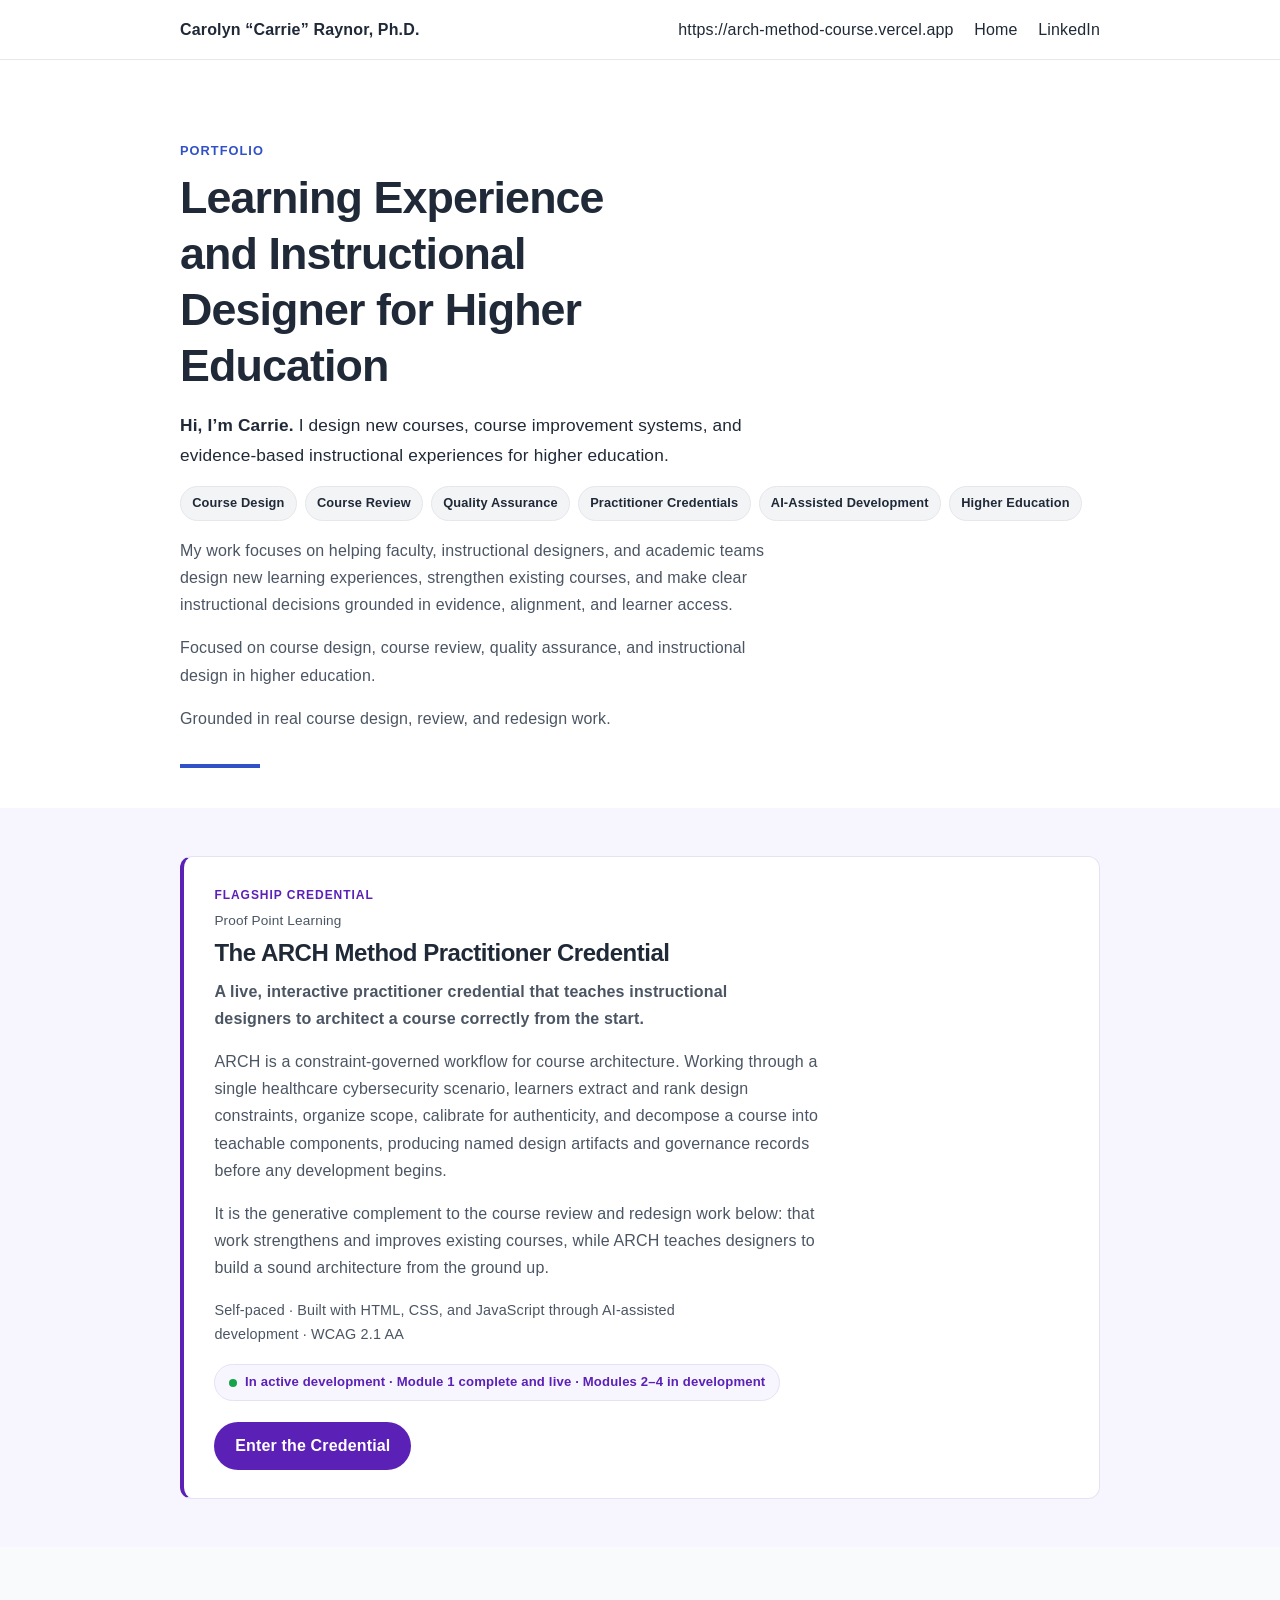
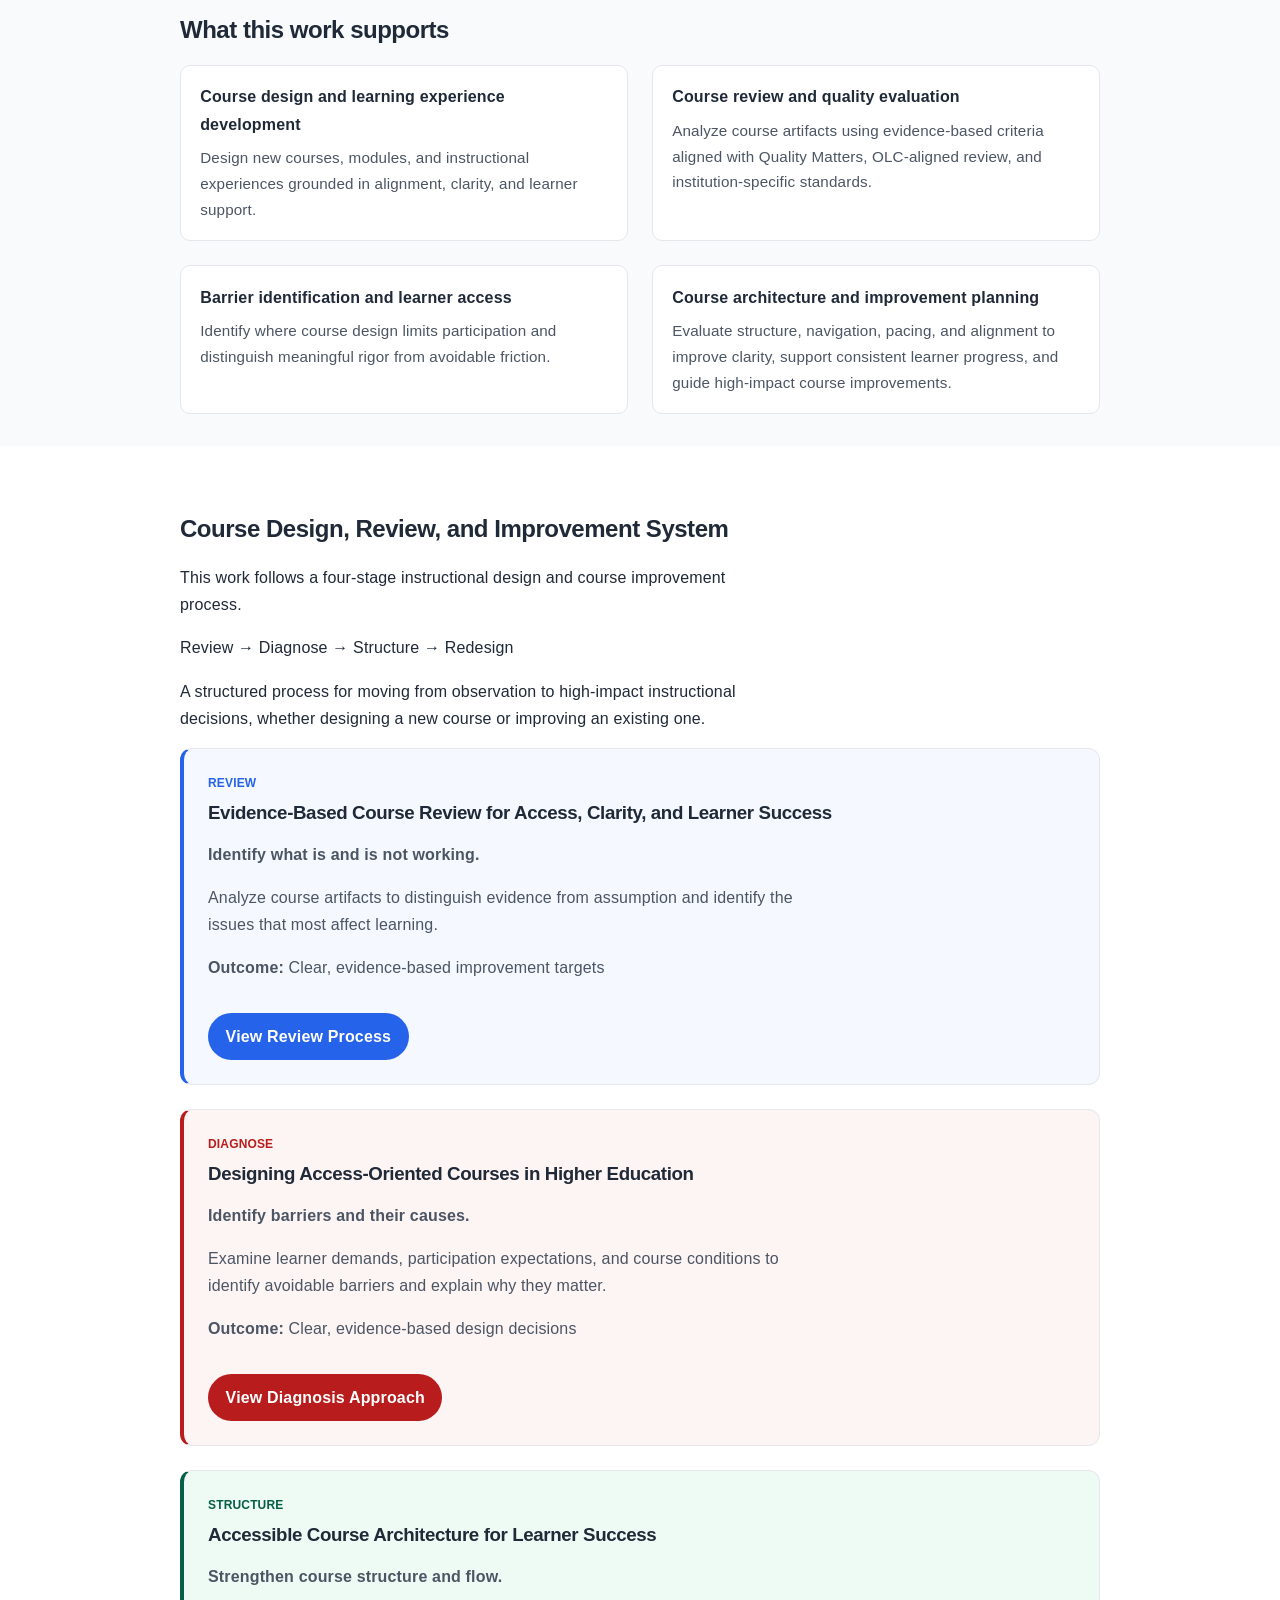
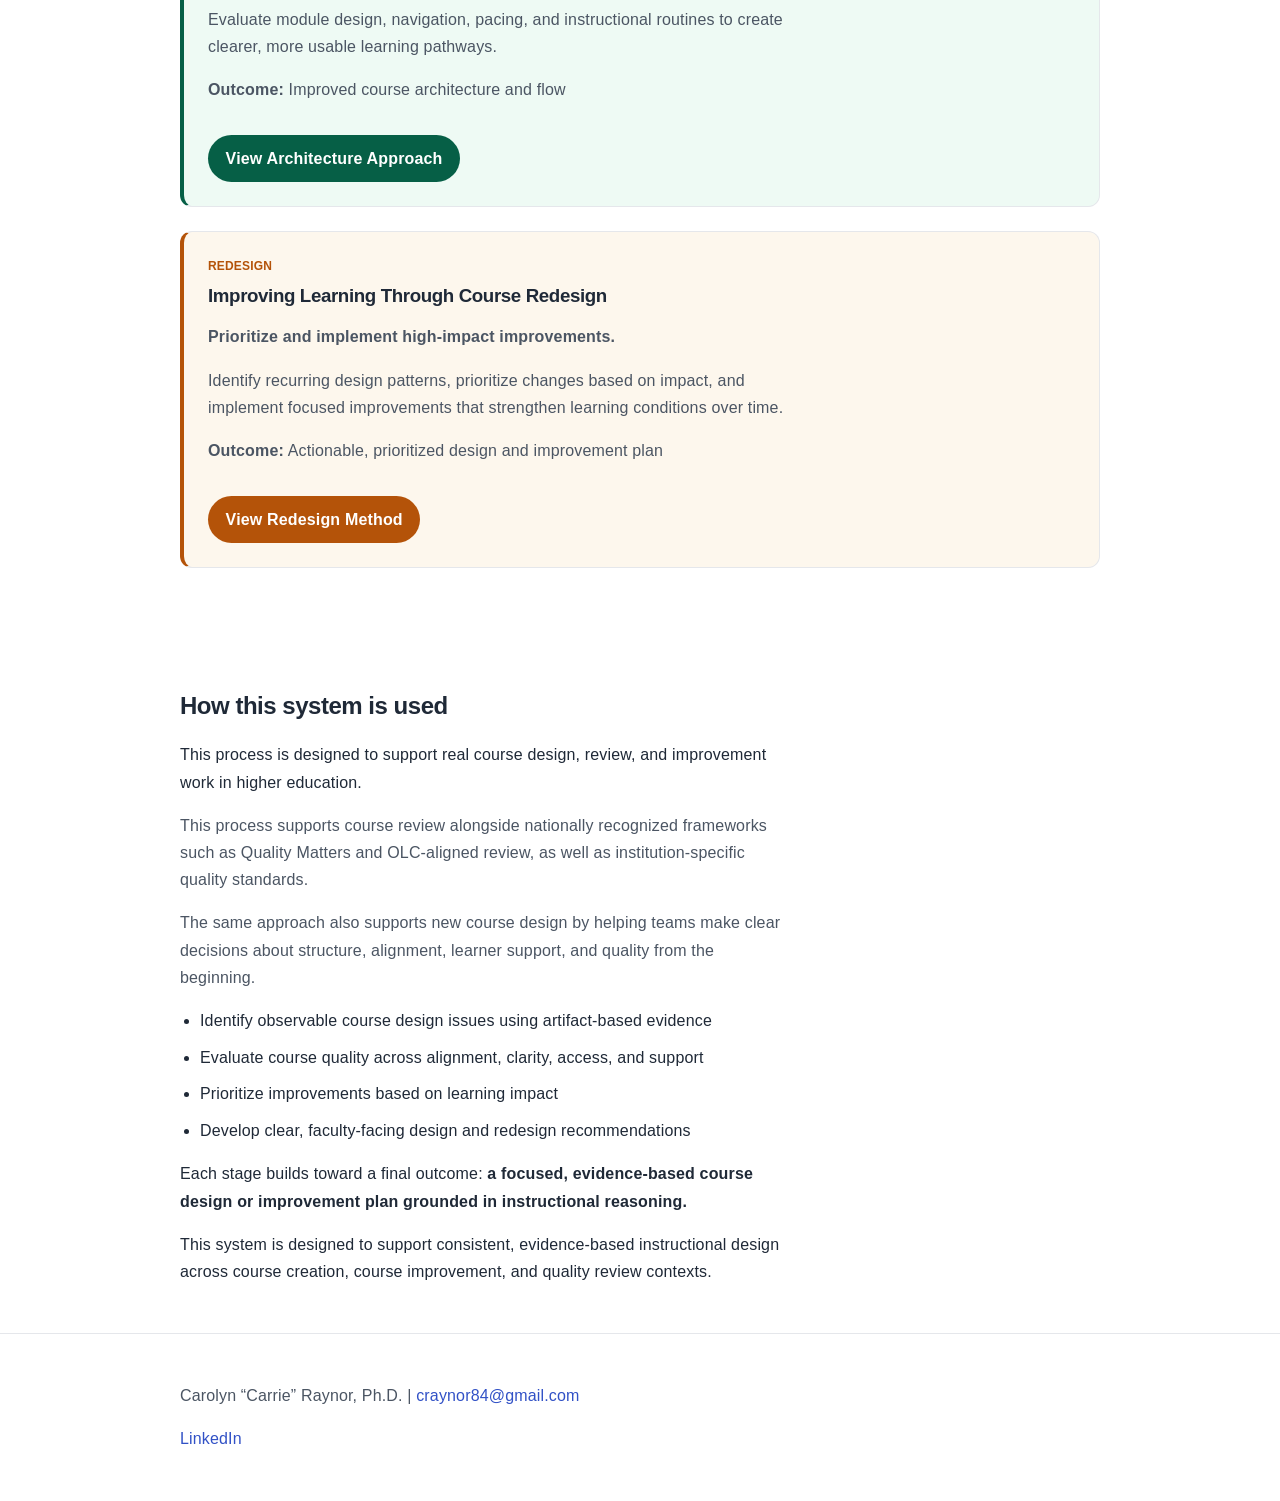
<file: index.html>
<!DOCTYPE html>
<html lang="en">
<head>
  <meta charset="UTF-8" />
  <meta name="viewport" content="width=device-width, initial-scale=1.0" />
  <title>Carolyn “Carrie” Raynor, Ph.D. | Learning Experience & Instructional Designer</title>
  <link rel="stylesheet" href="style.css" />
</head>
<body>
  <header class="site-header">
    <div class="container nav">
      <div class="site-name">Carolyn “Carrie” Raynor, Ph.D.</div>
      <nav>https://arch-method-course.vercel.app
        <a href="index.html">Home</a>
        <a href="https://www.linkedin.com/in/carrieraynor/" target="_blank" rel="noopener noreferrer">LinkedIn</a>
      </nav>
    </div>
  </header>

  <main>
    <section class="hero">
      <div class="container">
        <div class="eyebrow">Portfolio</div>

        <!-- UPDATED HEADLINE -->
        <h1>Learning Experience and Instructional Designer for Higher Education</h1>

        <p class="hero-subhead">
          <strong>Hi, I’m Carrie.</strong> I design new courses, course improvement systems, and evidence-based instructional experiences for higher education.
        </p>

        <div class="hero-tags">
          <span>Course Design</span>
          <span>Course Review</span>
          <span>Quality Assurance</span>
          <span>Practitioner Credentials</span>
          <span>AI-Assisted Development</span>
          <span>Higher Education</span>
        </div>

        <p class="hero-supporting">
          My work focuses on helping faculty, instructional designers, and academic teams design new learning experiences, strengthen existing courses, and make clear instructional decisions grounded in evidence, alignment, and learner access.
        </p>

        <p class="hero-supporting hero-role-focus">
          Focused on course design, course review, quality assurance, and instructional design in higher education.
        </p>

        <p class="hero-supporting hero-credibility">
          Grounded in real course design, review, and redesign work.
        </p>

        <div class="hero-divider"></div>
      </div>
    </section>

    <!-- FEATURED CREDENTIAL: ARCH Method -->
    <!-- ENTRY POINT: intro-0.1.html for now. Swap to the dedicated landing page once Prompt C Section 8 ships. -->
    <section class="featured">
      <div class="container">
        <div class="featured-card">
          <div class="featured-eyebrow">Flagship Credential</div>
          <p class="featured-brand">Proof Point Learning</p>
          <h2>The ARCH Method Practitioner Credential</h2>

          <p class="featured-lead">
            A live, interactive practitioner credential that teaches instructional designers to architect a course correctly from the start.
          </p>

          <p>
            ARCH is a constraint-governed workflow for course architecture. Working through a single healthcare cybersecurity scenario, learners extract and rank design constraints, organize scope, calibrate for authenticity, and decompose a course into teachable components, producing named design artifacts and governance records before any development begins.
          </p>

          <p>
            It is the generative complement to the course review and redesign work below: that work strengthens and improves existing courses, while ARCH teaches designers to build a sound architecture from the ground up.
          </p>

          <p class="featured-meta">
            Self-paced · Built with HTML, CSS, and JavaScript through AI-assisted development · WCAG 2.1 AA
          </p>

          <span class="featured-status">
            <span class="status-dot" aria-hidden="true"></span>
            In active development · Module 1 complete and live · Modules 2–4 in development
          </span>

          <div class="featured-actions">
            <a class="featured-button" href="https://arch-method-course.vercel.app" target="_blank" rel="noopener noreferrer">Enter the Credential</a>
          </div>
        </div>
      </div>
    </section>

    <section class="proof-highlight">
      <div class="container">
        <h2>What this work supports</h2>

        <div class="proof-grid">
          <div class="proof-item">
            <strong>Course design and learning experience development</strong>
            <p>Design new courses, modules, and instructional experiences grounded in alignment, clarity, and learner support.</p>
          </div>

          <div class="proof-item">
            <strong>Course review and quality evaluation</strong>
            <p>Analyze course artifacts using evidence-based criteria aligned with Quality Matters, OLC-aligned review, and institution-specific standards.</p>
          </div>

          <div class="proof-item">
            <strong>Barrier identification and learner access</strong>
            <p>Identify where course design limits participation and distinguish meaningful rigor from avoidable friction.</p>
          </div>

          <div class="proof-item">
            <strong>Course architecture and improvement planning</strong>
            <p>Evaluate structure, navigation, pacing, and alignment to improve clarity, support consistent learner progress, and guide high-impact course improvements.</p>
          </div>
        </div>
      </div>
    </section>

    <section class="projects">
      <div class="container">
        <h2>Course Design, Review, and Improvement System</h2>

        <p class="projects-intro">
          This work follows a four-stage instructional design and course improvement process.
        </p>

        <p class="projects-cycle">Review → Diagnose → Structure → Redesign</p>

        <p class="projects-description">
          A structured process for moving from observation to high-impact instructional decisions, whether designing a new course or improving an existing one.
        </p>

        <div class="project-list">
          <article class="project-card">
            <div class="project-type">Review</div>
            <h3>Evidence-Based Course Review for Access, Clarity, and Learner Success</h3>
            <p class="project-lead">Identify what is and is not working.</p>
            <p>
              Analyze course artifacts to distinguish evidence from assumption and identify the issues that most affect learning.
            </p>
            <p class="project-outcome">
              <strong>Outcome:</strong> Clear, evidence-based improvement targets
            </p>
            <div class="project-actions">
              <a class="project-button" href="courses/evidence-based-course-review/index.html">View Review Process</a>
            </div>
          </article>

          <article class="project-card">
            <div class="project-type">Diagnose</div>
            <h3>Designing Access-Oriented Courses in Higher Education</h3>
            <p class="project-lead">Identify barriers and their causes.</p>
            <p>
              Examine learner demands, participation expectations, and course conditions to identify avoidable barriers and explain why they matter.
            </p>
            <p class="project-outcome">
              <strong>Outcome:</strong> Clear, evidence-based design decisions
            </p>
            <div class="project-actions">
              <a class="project-button" href="courses/access-oriented-redesign/index.html">View Diagnosis Approach</a>
            </div>
          </article>

          <article class="project-card">
            <div class="project-type">Structure</div>
            <h3>Accessible Course Architecture for Learner Success</h3>
            <p class="project-lead">Strengthen course structure and flow.</p>
            <p>
              Evaluate module design, navigation, pacing, and instructional routines to create clearer, more usable learning pathways.
            </p>
            <p class="project-outcome">
              <strong>Outcome:</strong> Improved course architecture and flow
            </p>
            <div class="project-actions">
              <a class="project-button" href="courses/accessible-course-architecture-for-learner-success/index.html">View Architecture Approach</a>
            </div>
          </article>

          <article class="project-card">
            <div class="project-type">Redesign</div>
            <h3>Improving Learning Through Course Redesign</h3>
            <p class="project-lead">Prioritize and implement high-impact improvements.</p>
            <p>
              Identify recurring design patterns, prioritize changes based on impact, and implement focused improvements that strengthen learning conditions over time.
            </p>
            <p class="project-outcome">
              <strong>Outcome:</strong> Actionable, prioritized design and improvement plan
            </p>
            <div class="project-actions">
              <a class="project-button" href="courses/improving-learning-through-course-redesign/index.html">View Redesign Method</a>
            </div>
          </article>
        </div>
      </div>
    </section>

    <section class="proof-section">
      <div class="container">
        <h2>How this system is used</h2>

        <p>
          This process is designed to support real course design, review, and improvement work in higher education.
        </p>

        <p class="proof-supporting">
          This process supports course review alongside nationally recognized frameworks such as Quality Matters and OLC-aligned review, as well as institution-specific quality standards.
        </p>

        <p class="proof-supporting">
          The same approach also supports new course design by helping teams make clear decisions about structure, alignment, learner support, and quality from the beginning.
        </p>

        <ul class="proof-list">
          <li>Identify observable course design issues using artifact-based evidence</li>
          <li>Evaluate course quality across alignment, clarity, access, and support</li>
          <li>Prioritize improvements based on learning impact</li>
          <li>Develop clear, faculty-facing design and redesign recommendations</li>
        </ul>

        <p class="proof-closing">
          Each stage builds toward a final outcome:
          <strong>a focused, evidence-based course design or improvement plan grounded in instructional reasoning.</strong>
        </p>

        <p class="proof-closing">
          This system is designed to support consistent, evidence-based instructional design across course creation, course improvement, and quality review contexts.
        </p>
      </div>
    </section>
  </main>

  <footer class="site-footer">
    <div class="container">
      <p>
        Carolyn “Carrie” Raynor, Ph.D. |
        <a href="mailto:craynor84@gmail.com">craynor84@gmail.com</a>
      </p>
      <p>
        <a href="https://www.linkedin.com/in/carrieraynor/" target="_blank" rel="noopener noreferrer">LinkedIn</a>
      </p>
    </div>
  </footer>
</body>
</html>
</file>
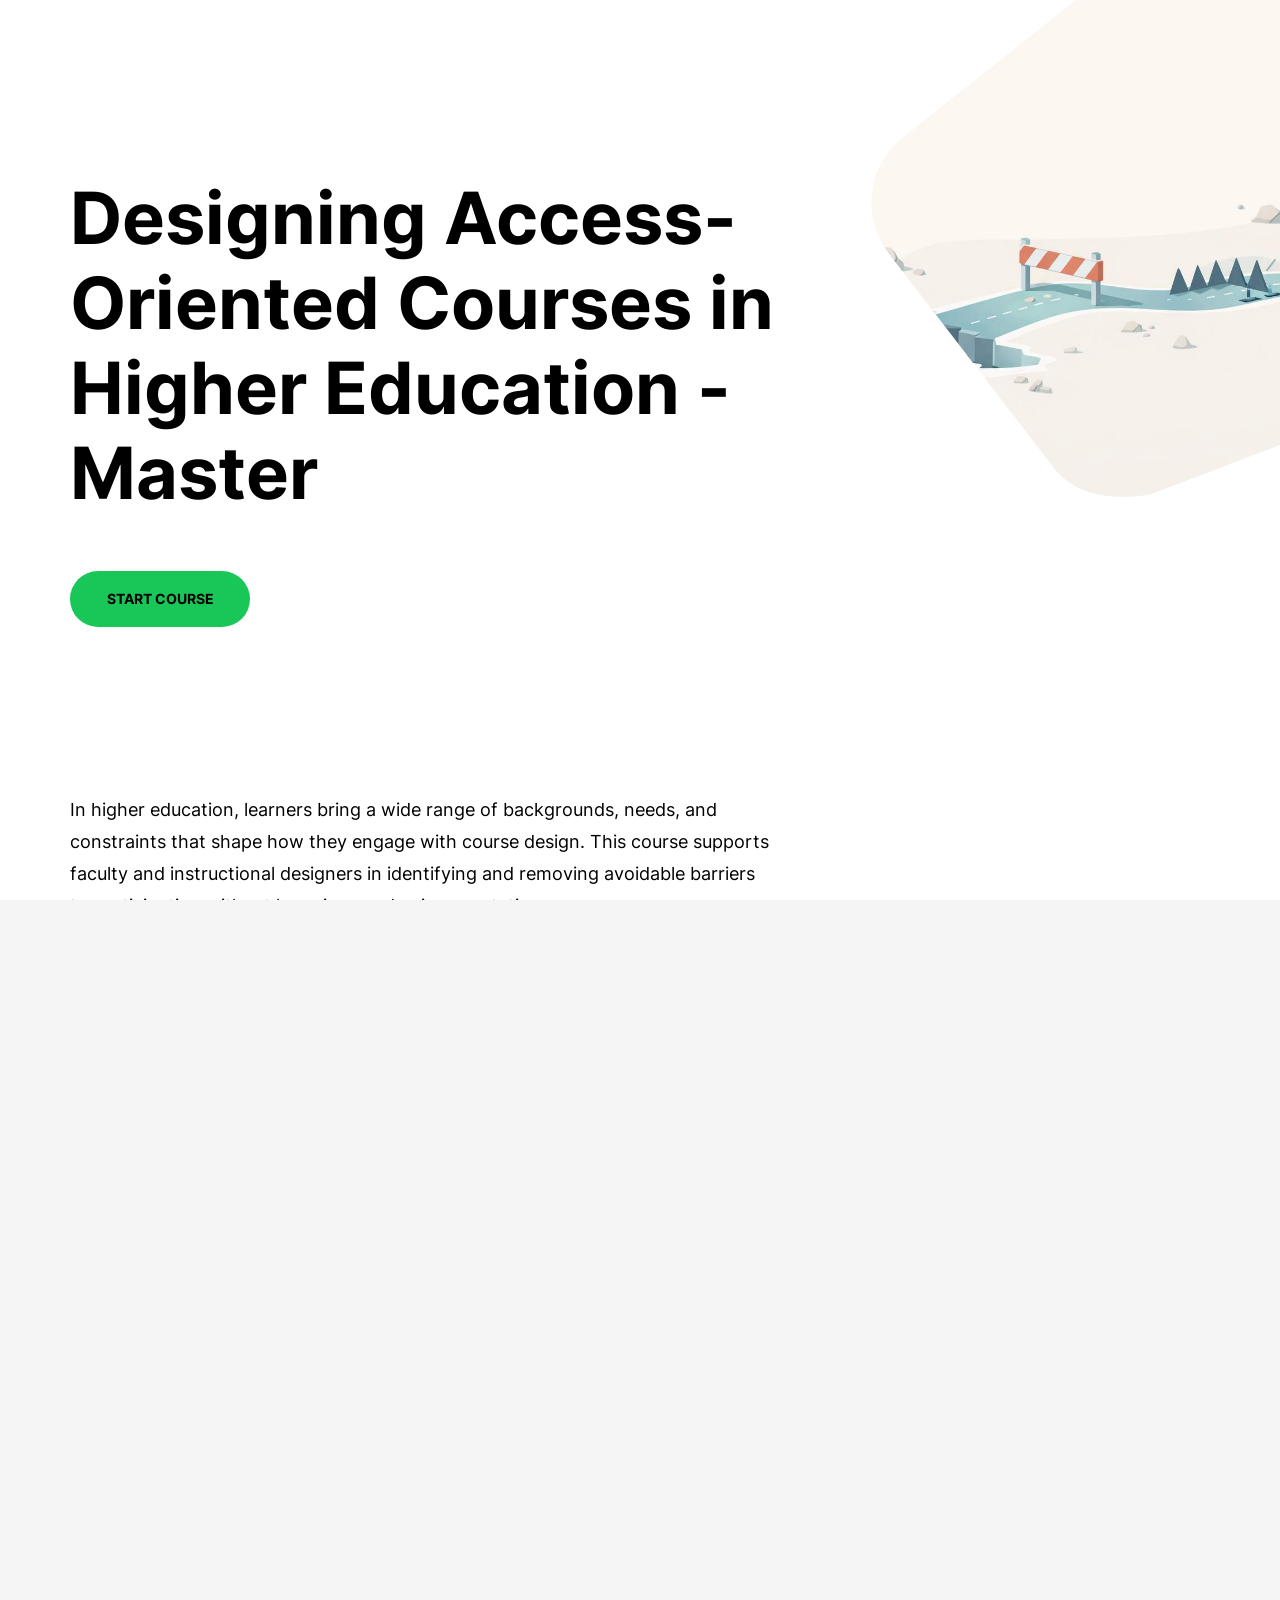
<file: courses/access-oriented-redesign/index.html>
<!doctype html>
<!-- 
course package version: j8L2QMLt
rise_frontend sha: 810fa3e32c861359464976c74cb88c0f6456f7bf
learn_distribution_frontend sha: 5ef5b732678a21d8f548136040b6f689a4aeb55d
mondrian sha: b04da0c3ceb1d8a2477ebc01bfa411560aeac9a8
sandbox sha: 38e0c7bca6fd6bed198d58039339932c1fb4afbe
 -->
<html lang="en">
  <head>
    <meta charset="utf-8">
    <meta name="viewport" content="width=device-width,initial-scale=1">
    <title>Designing Access-Oriented Courses in Higher Education - Master</title>
    
      <link rel="stylesheet" href="lib/sandbox/4adfab46.css">
    
    <script type="application/json" id="__CONFIG__">
      {"remoteManifest":{"learn_distribution_frontend":{".js":["learn_dist/entry.js"]},"mondrian":{".js":["mondrian/entry.js"]}},"assetTargetPrefixes":{"media":"assets","font":"lib/fonts"}}
    </script>
  <script src="lib/dist/d81a059f.js"></script></head>
  <body>
    <div id="app"></div>
    
      <script src="lib/rise/7b719b6d.js"></script>
    
      <script src="lib/sandbox/c77685df.js"></script>
    
  </body>
</html>
</file>
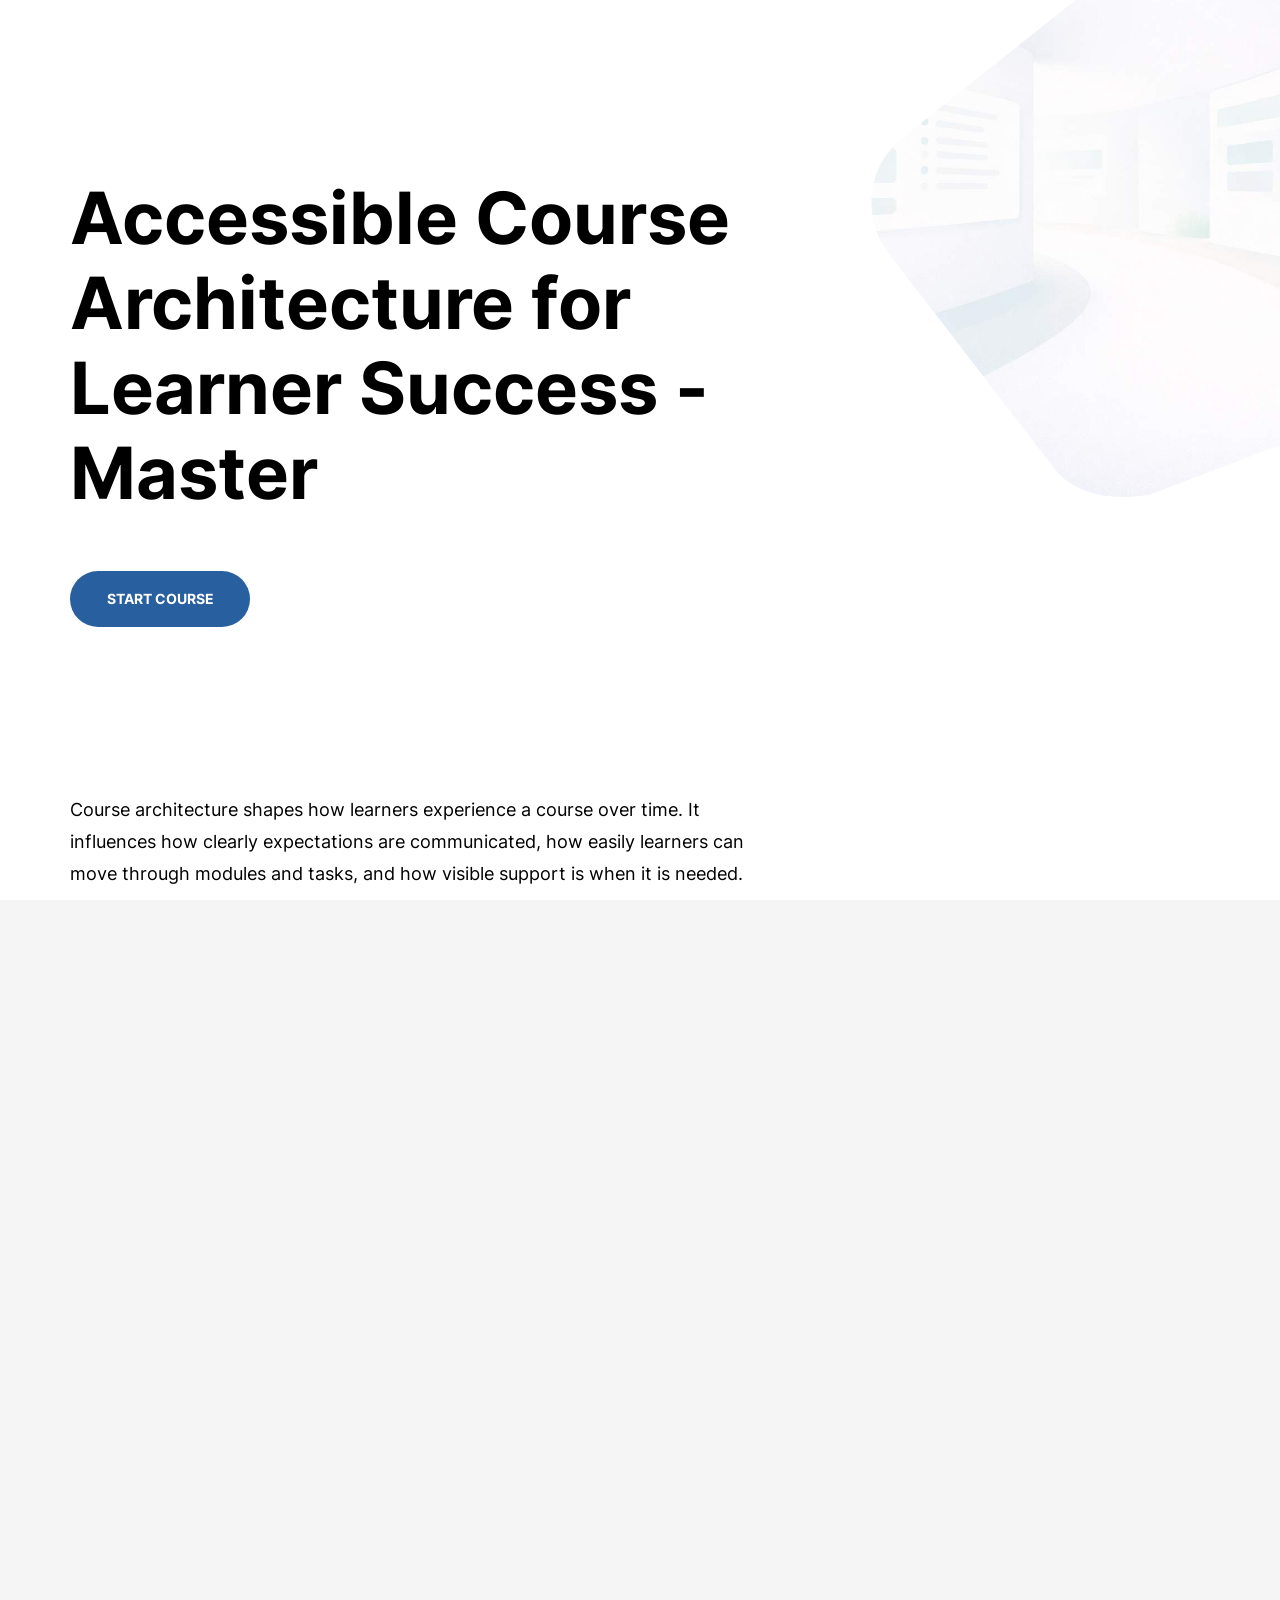
<file: courses/accessible-course-architecture-for-learner-success/index.html>
<!doctype html>
<!-- 
course package version: 2CeMIF1g
rise_frontend sha: 5400ca6126f390ed7410a4c1536ba154ec8bf9f5
learn_distribution_frontend sha: 5ef5b732678a21d8f548136040b6f689a4aeb55d
mondrian sha: b04da0c3ceb1d8a2477ebc01bfa411560aeac9a8
sandbox sha: 38e0c7bca6fd6bed198d58039339932c1fb4afbe
 -->
<html lang="en">
  <head>
    <meta charset="utf-8">
    <meta name="viewport" content="width=device-width,initial-scale=1">
    <title>Accessible Course Architecture for Learner Success - Master</title>
    
      <link rel="stylesheet" href="lib/sandbox/4adfab46.css">
    
    <script type="application/json" id="__CONFIG__">
      {"remoteManifest":{"learn_distribution_frontend":{".js":["learn_dist/entry.js"]},"mondrian":{".js":["mondrian/entry.js"]}},"assetTargetPrefixes":{"media":"assets","font":"lib/fonts"}}
    </script>
  <script src="lib/dist/d81a059f.js"></script></head>
  <body>
    <div id="app"></div>
    
      <script src="lib/rise/bf54f242.js"></script>
    
      <script src="lib/sandbox/c77685df.js"></script>
    
  </body>
</html>
</file>
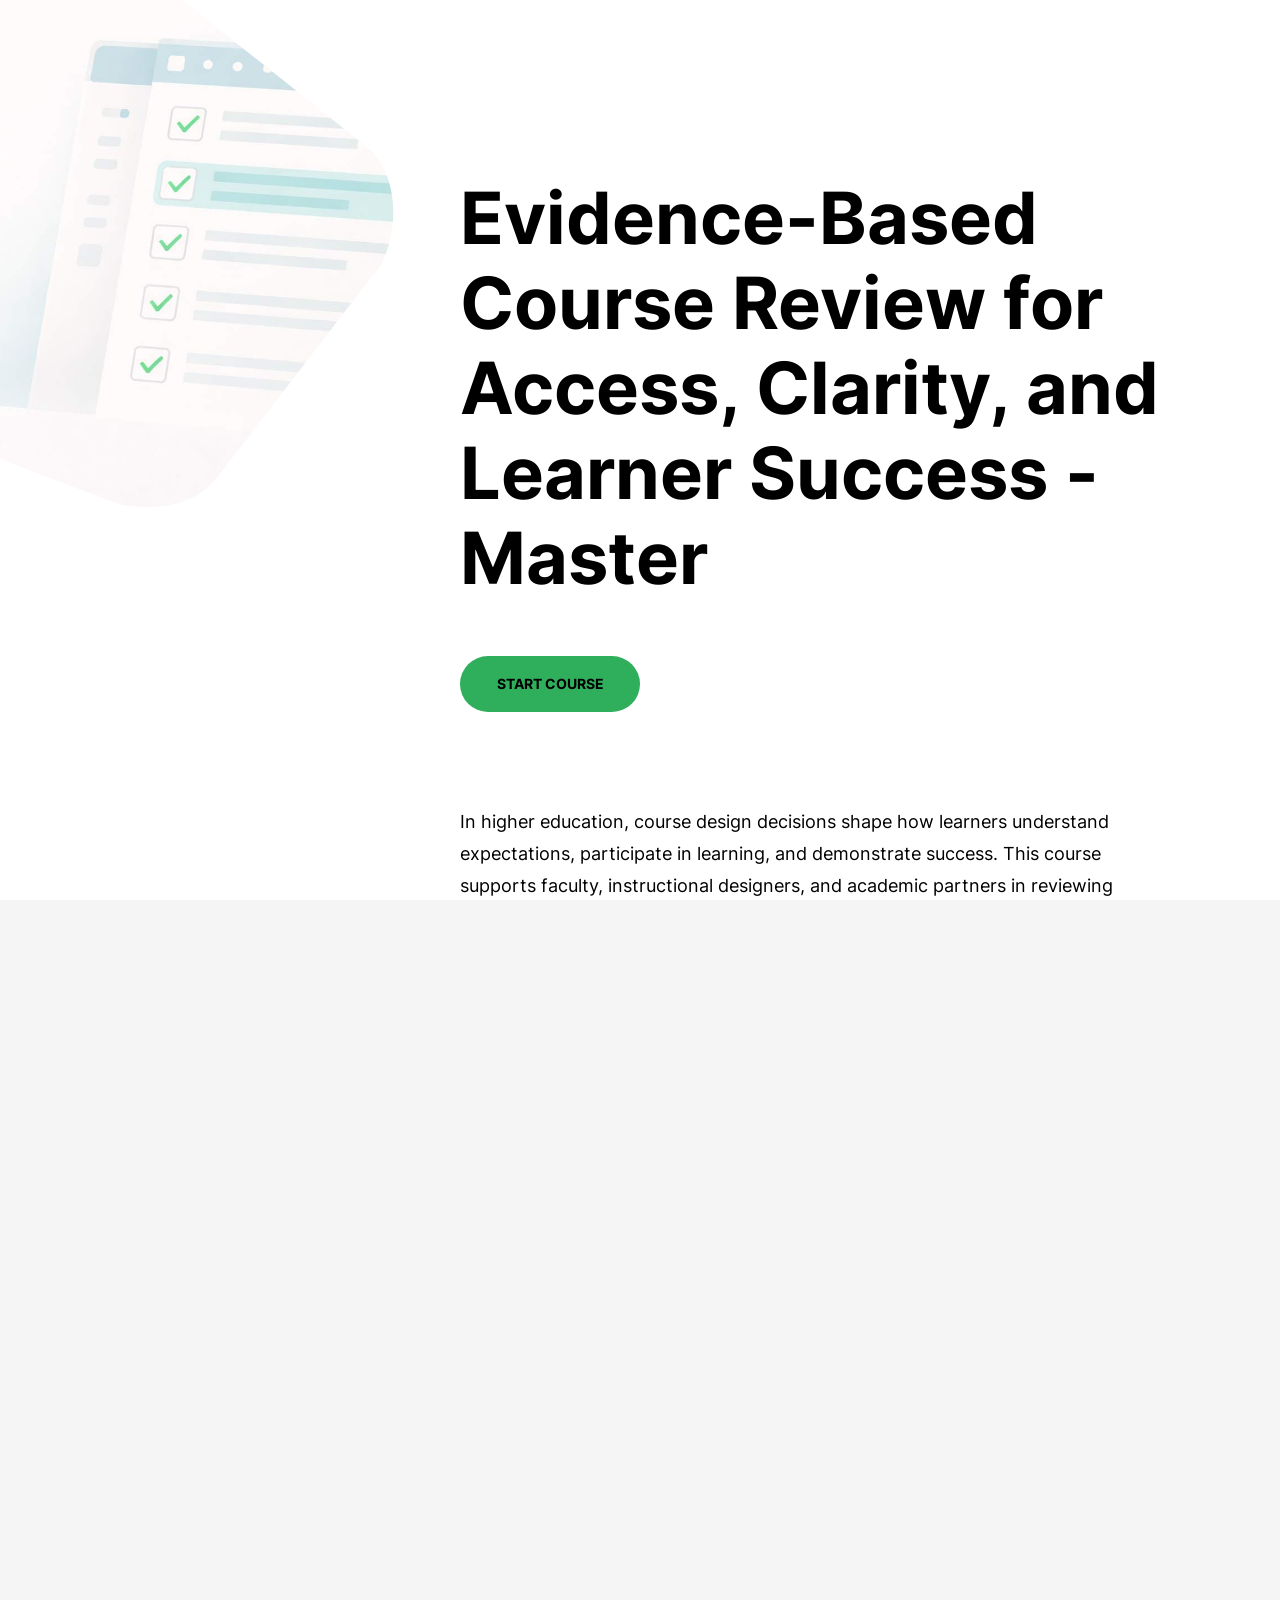
<file: courses/evidence-based-course-review/index.html>
<!doctype html>
<!-- 
course package version: itMUYG9L
rise_frontend sha: 5400ca6126f390ed7410a4c1536ba154ec8bf9f5
learn_distribution_frontend sha: 5ef5b732678a21d8f548136040b6f689a4aeb55d
mondrian sha: b04da0c3ceb1d8a2477ebc01bfa411560aeac9a8
sandbox sha: 38e0c7bca6fd6bed198d58039339932c1fb4afbe
 -->
<html lang="en">
  <head>
    <meta charset="utf-8">
    <meta name="viewport" content="width=device-width,initial-scale=1">
    <title>Evidence-Based Course Review for Access, Clarity, and Learner Success - Master</title>
    
      <link rel="stylesheet" href="lib/sandbox/4adfab46.css">
    
    <script type="application/json" id="__CONFIG__">
      {"remoteManifest":{"learn_distribution_frontend":{".js":["learn_dist/entry.js"]},"mondrian":{".js":["mondrian/entry.js"]}},"assetTargetPrefixes":{"media":"assets","font":"lib/fonts"}}
    </script>
  <script src="lib/dist/d81a059f.js"></script></head>
  <body>
    <div id="app"></div>
    
      <script src="lib/rise/bf54f242.js"></script>
    
      <script src="lib/sandbox/c77685df.js"></script>
    
  </body>
</html>
</file>
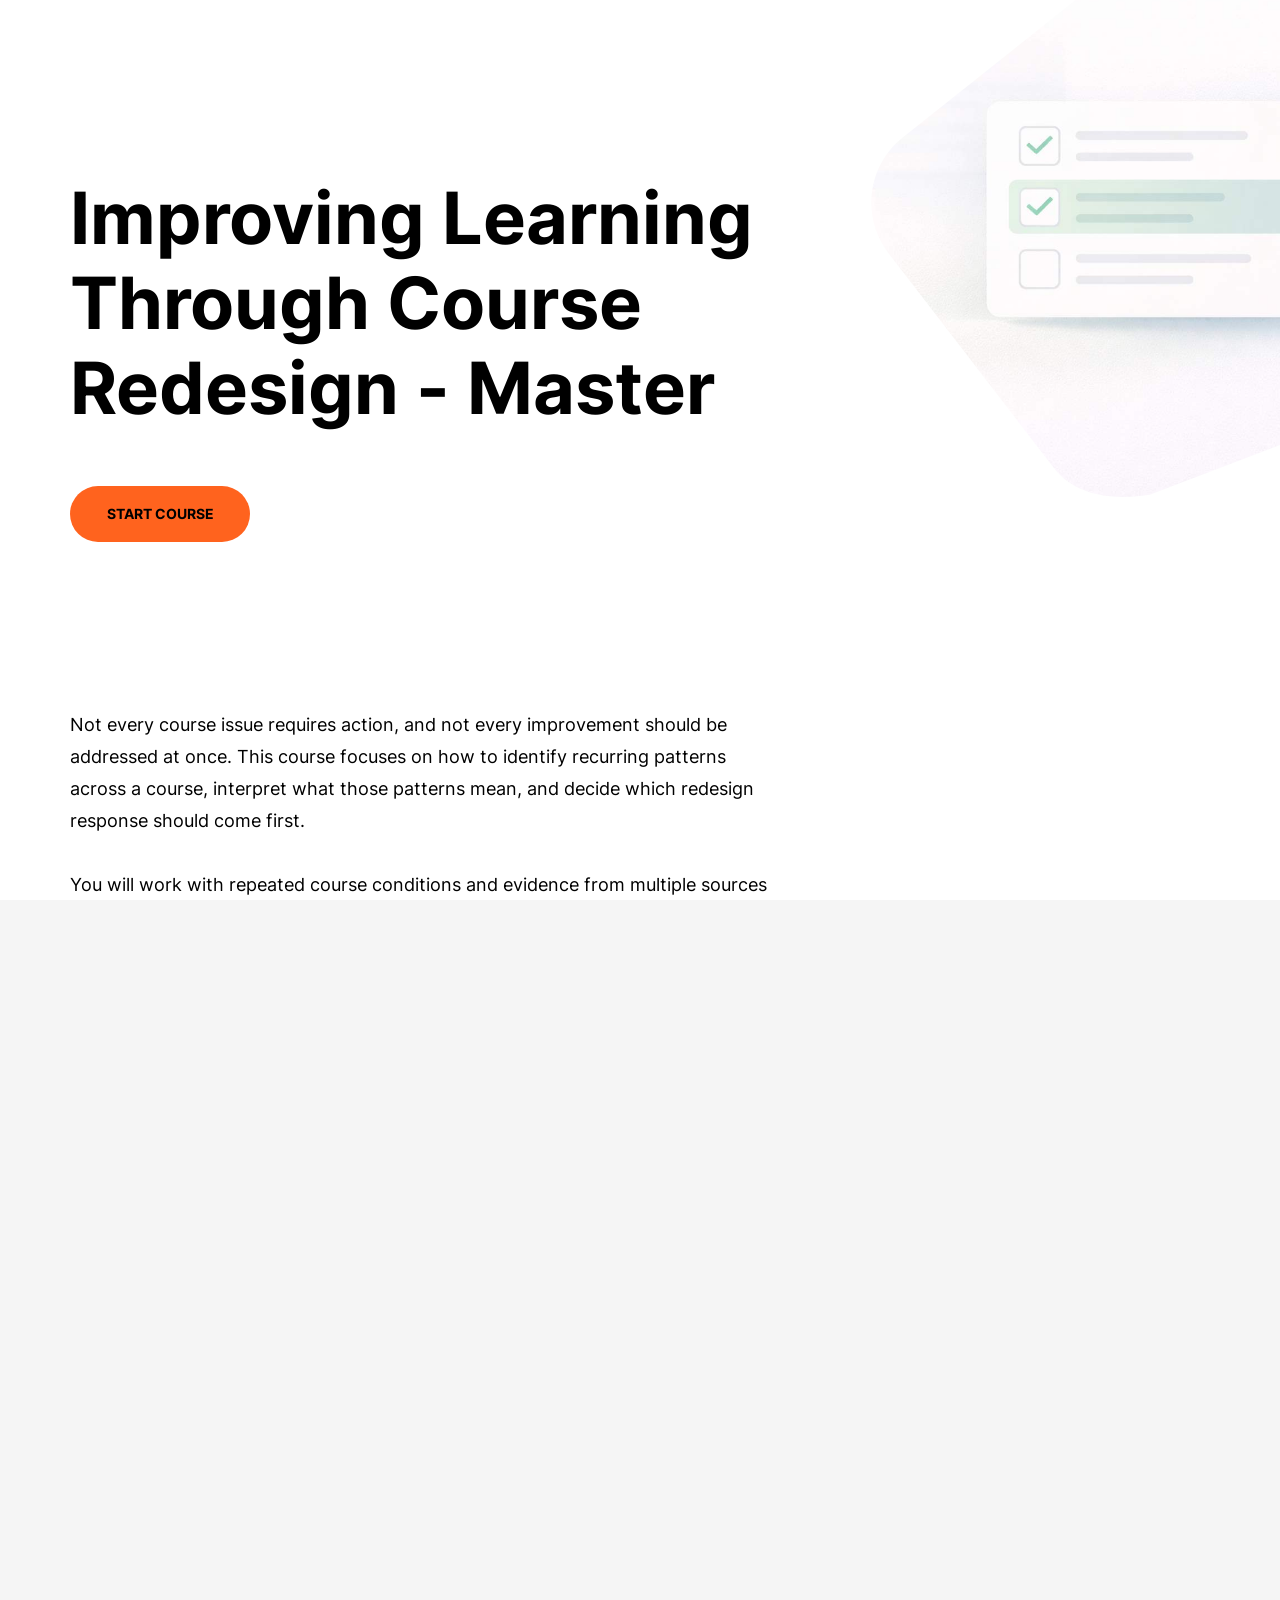
<file: courses/improving-learning-through-course-redesign/index.html>
<!doctype html>
<!-- 
course package version: M69mv8JO
rise_frontend sha: 5400ca6126f390ed7410a4c1536ba154ec8bf9f5
learn_distribution_frontend sha: 5ef5b732678a21d8f548136040b6f689a4aeb55d
mondrian sha: b04da0c3ceb1d8a2477ebc01bfa411560aeac9a8
sandbox sha: 38e0c7bca6fd6bed198d58039339932c1fb4afbe
 -->
<html lang="en">
  <head>
    <meta charset="utf-8">
    <meta name="viewport" content="width=device-width,initial-scale=1">
    <title>Improving Learning Through Course Redesign - Master</title>
    
      <link rel="stylesheet" href="lib/sandbox/4adfab46.css">
    
    <script type="application/json" id="__CONFIG__">
      {"remoteManifest":{"learn_distribution_frontend":{".js":["learn_dist/entry.js"]},"mondrian":{".js":["mondrian/entry.js"]}},"assetTargetPrefixes":{"media":"assets","font":"lib/fonts"}}
    </script>
  <script src="lib/dist/d81a059f.js"></script></head>
  <body>
    <div id="app"></div>
    
      <script src="lib/rise/bf54f242.js"></script>
    
      <script src="lib/sandbox/c77685df.js"></script>
    
  </body>
</html>
</file>
<file: style.css>
:root {
  --text: #1f2937;
  --muted: #4b5563;
  --link: #3151c6;
  --link-hover: #2743a8;
  --border: #e5e7eb;
  --bg: #ffffff;

  /* REVIEW (blue) */
  --review: #2563eb;
  --review-bg: #f5f8ff;
  --review-hover: #1d4ed8;

  /* DIAGNOSE (muted red) */
  --diagnose: #b91c1c;
  --diagnose-bg: #fdf4f4;
  --diagnose-hover: #991b1b;

  /* STRUCTURE (muted green) */
  --structure: #065f46;
  --structure-bg: #eefaf4;
  --structure-hover: #065f46;

  /* REDESIGN (muted amber) */
  --redesign: #b45309;
  --redesign-bg: #fdf7ed;
  --redesign-hover: #9a3412;

  /* ARCH (flagship violet) */
  --arch: #5b21b6;
  --arch-bg: #f7f5fe;
  --arch-hover: #4c1d95;
  --arch-border: #e7e1f7;
}

/* RESET */
* {
  box-sizing: border-box;
}

html {
  font-size: 16px;
}

body {
  margin: 0;
  font-family: Inter, Arial, sans-serif;
  color: var(--text);
  background: var(--bg);
  line-height: 1.7;
  letter-spacing: 0.01em;
}

/* TYPOGRAPHY */
h1, h2, h3 {
  line-height: 1.25;
  letter-spacing: -0.02em;
}

p, li {
  max-width: 68ch;
}

/* LAYOUT */
section {
  padding: 3rem 0;
}

.container {
  width: min(920px, 92%);
  margin: 0 auto;
}

/* HEADER */
.site-header {
  border-bottom: 1px solid var(--border);
  padding: 1rem 0;
  background: #ffffff;
}

.nav {
  display: flex;
  justify-content: space-between;
  align-items: center;
}

.site-name {
  font-weight: 700;
}

nav a {
  margin-left: 1rem;
  text-decoration: none;
  color: var(--text);
}

nav a:hover {
  text-decoration: underline;
}

/* HERO */
.hero {
  padding: 5rem 0 2.5rem;
  background: #ffffff;
}

.eyebrow {
  font-size: 0.8rem;
  color: var(--link);
  font-weight: 700;
  letter-spacing: 0.08em;
  text-transform: uppercase;
}

.hero h1 {
  font-size: 2.8rem;
  margin: 0.5rem 0 1rem;
  max-width: 20ch;
}

.hero-subhead {
  font-size: 1.08rem;
  max-width: 62ch;
  margin-bottom: 1rem;
}

.hero-tags {
  margin-top: 1rem;
  margin-bottom: 1rem;
  display: flex;
  flex-wrap: wrap;
  gap: 0.5rem;
}

.hero-tags span {
  background: #f3f4f6;
  border: 1px solid var(--border);
  border-radius: 999px;
  padding: 0.35rem 0.7rem;
  font-size: 0.8rem;
  font-weight: 600;
}

.hero-supporting {
  color: var(--muted);
  max-width: 66ch;
  margin-bottom: 0.9rem;
}

.hero-divider {
  width: 80px;
  height: 4px;
  background: var(--link);
  margin: 2rem 0 0;
}

/* PROOF HIGHLIGHT */
.proof-highlight {
  background: #f8fafc;
  padding: 3rem 0 2rem;
}

.proof-grid {
  display: grid;
  gap: 1.5rem;
  grid-template-columns: repeat(2, 1fr);
  margin-top: 1.25rem;
}

.proof-item {
  border: 1px solid var(--border);
  border-radius: 10px;
  padding: 1.1rem 1.2rem;
  background: #ffffff;
}

.proof-item strong {
  display: block;
  margin-bottom: 0.45rem;
}

.proof-item p {
  margin: 0;
  color: var(--muted);
  font-size: 0.95rem;
}

/* FEATURED CREDENTIAL */
.featured {
  background: var(--arch-bg);
  padding: 3rem 0;
}

.featured-card {
  border: 1px solid var(--arch-border);
  border-left: 4px solid var(--arch);
  border-radius: 12px;
  padding: 1.75rem 1.9rem;
  background: #ffffff;
}

.featured-eyebrow {
  font-size: 0.75rem;
  font-weight: 700;
  letter-spacing: 0.08em;
  text-transform: uppercase;
  color: var(--arch);
}

.featured-brand {
  font-size: 0.85rem;
  color: var(--muted);
  margin: 0.2rem 0 0.4rem;
}

.featured-card h2 {
  margin: 0.2rem 0 0.6rem;
}

.featured-lead {
  font-weight: 700;
  margin: 0 0 0.7rem;
  max-width: 62ch;
}

.featured-card p {
  color: var(--muted);
}

.featured-meta {
  font-size: 0.9rem;
  margin: 0.9rem 0 0;
}

.featured-status {
  display: inline-flex;
  align-items: center;
  gap: 0.5rem;
  margin-top: 1.1rem;
  padding: 0.4rem 0.85rem;
  border-radius: 999px;
  background: var(--arch-bg);
  border: 1px solid var(--arch-border);
  font-size: 0.82rem;
  font-weight: 600;
  color: var(--arch);
}

.status-dot {
  width: 8px;
  height: 8px;
  border-radius: 50%;
  background: #16a34a;
  display: inline-block;
  flex: none;
}

.featured-actions {
  margin-top: 1.3rem;
  display: flex;
  flex-wrap: wrap;
  gap: 1rem;
  align-items: center;
}

.featured-button {
  display: inline-block;
  padding: 0.65rem 1.3rem;
  border-radius: 999px;
  background: var(--arch);
  color: #ffffff;
  text-decoration: none;
  font-weight: 600;
}

.featured-button:hover {
  background: var(--arch-hover);
}

.featured-link {
  color: var(--arch);
  font-weight: 600;
  text-decoration: none;
  font-size: 0.9rem;
}

.featured-link:hover {
  text-decoration: underline;
}

/* PROJECTS */
.projects {
  background: #ffffff;
}

.project-list {
  display: grid;
  gap: 1.5rem;
}

/* CARD BASE */
.project-card {
  border: 1px solid var(--border);
  border-radius: 12px;
  padding: 1.5rem;
  transition: all 0.2s ease;
}

.project-card:hover {
  transform: translateY(-2px);
  box-shadow: 0 8px 20px rgba(0,0,0,0.05);
}

/* CARD COLORS */
.project-card:nth-child(1) {
  border-left: 4px solid var(--review);
  background: var(--review-bg);
}

.project-card:nth-child(2) {
  border-left: 4px solid var(--diagnose);
  background: var(--diagnose-bg);
}

.project-card:nth-child(3) {
  border-left: 4px solid var(--structure);
  background: var(--structure-bg);
}

.project-card:nth-child(4) {
  border-left: 4px solid var(--redesign);
  background: var(--redesign-bg);
}

/* TYPE LABEL */
.project-type {
  font-size: 0.75rem;
  font-weight: 700;
  text-transform: uppercase;
  margin-bottom: 0.5rem;
}

.project-card:nth-child(1) .project-type { color: var(--review); }
.project-card:nth-child(2) .project-type { color: var(--diagnose); }
.project-card:nth-child(3) .project-type { color: var(--structure); }
.project-card:nth-child(4) .project-type { color: var(--redesign); }

/* TEXT */
.project-card h3 {
  margin: 0 0 0.5rem;
}

.project-lead {
  font-weight: 700;
}

.project-card p {
  color: var(--muted);
}

/* BUTTONS */
.project-button {
  display: inline-block;
  margin-top: 1rem;
  padding: 0.6rem 1.1rem;
  border-radius: 999px;
  color: white;
  text-decoration: none;
  font-weight: 600;
}

.project-card:nth-child(1) .project-button { background: var(--review); }
.project-card:nth-child(2) .project-button { background: var(--diagnose); }
.project-card:nth-child(3) .project-button { background: var(--structure); }
.project-card:nth-child(4) .project-button { background: var(--redesign); }

/* PROOF SECTION */
.proof-section {
  padding: 3.5rem 0 2rem;
}

.proof-supporting {
  color: var(--muted);
  margin-top: 0.5rem;
}

.proof-list {
  margin: 1rem 0;
  padding-left: 1.25rem;
}

.proof-list li {
  margin-bottom: 0.6rem;
}

/* FOOTER */
.site-footer {
  border-top: 1px solid var(--border);
  padding: 2rem 0;
  color: var(--muted);
}

.site-footer a {
  color: var(--link);
  text-decoration: none;
}

/* RESPONSIVE */
@media (max-width: 700px) {
  .proof-grid {
    grid-template-columns: 1fr;
  }

  .hero h1 {
    font-size: 2.2rem;
  }
}
</file>
<file: courses/access-oriented-redesign/lib/sandbox/4adfab46.css>
html,
body {
  height: 100%;
  margin: 0;
  padding: 0;
}

iframe {
  border: none;
  display: block;
  height: 100%;
  width: 100%;
}
</file>
<file: courses/accessible-course-architecture-for-learner-success/lib/sandbox/4adfab46.css>
html,
body {
  height: 100%;
  margin: 0;
  padding: 0;
}

iframe {
  border: none;
  display: block;
  height: 100%;
  width: 100%;
}
</file>
<file: courses/evidence-based-course-review/lib/sandbox/4adfab46.css>
html,
body {
  height: 100%;
  margin: 0;
  padding: 0;
}

iframe {
  border: none;
  display: block;
  height: 100%;
  width: 100%;
}
</file>
<file: courses/improving-learning-through-course-redesign/lib/sandbox/4adfab46.css>
html,
body {
  height: 100%;
  margin: 0;
  padding: 0;
}

iframe {
  border: none;
  display: block;
  height: 100%;
  width: 100%;
}
</file>
